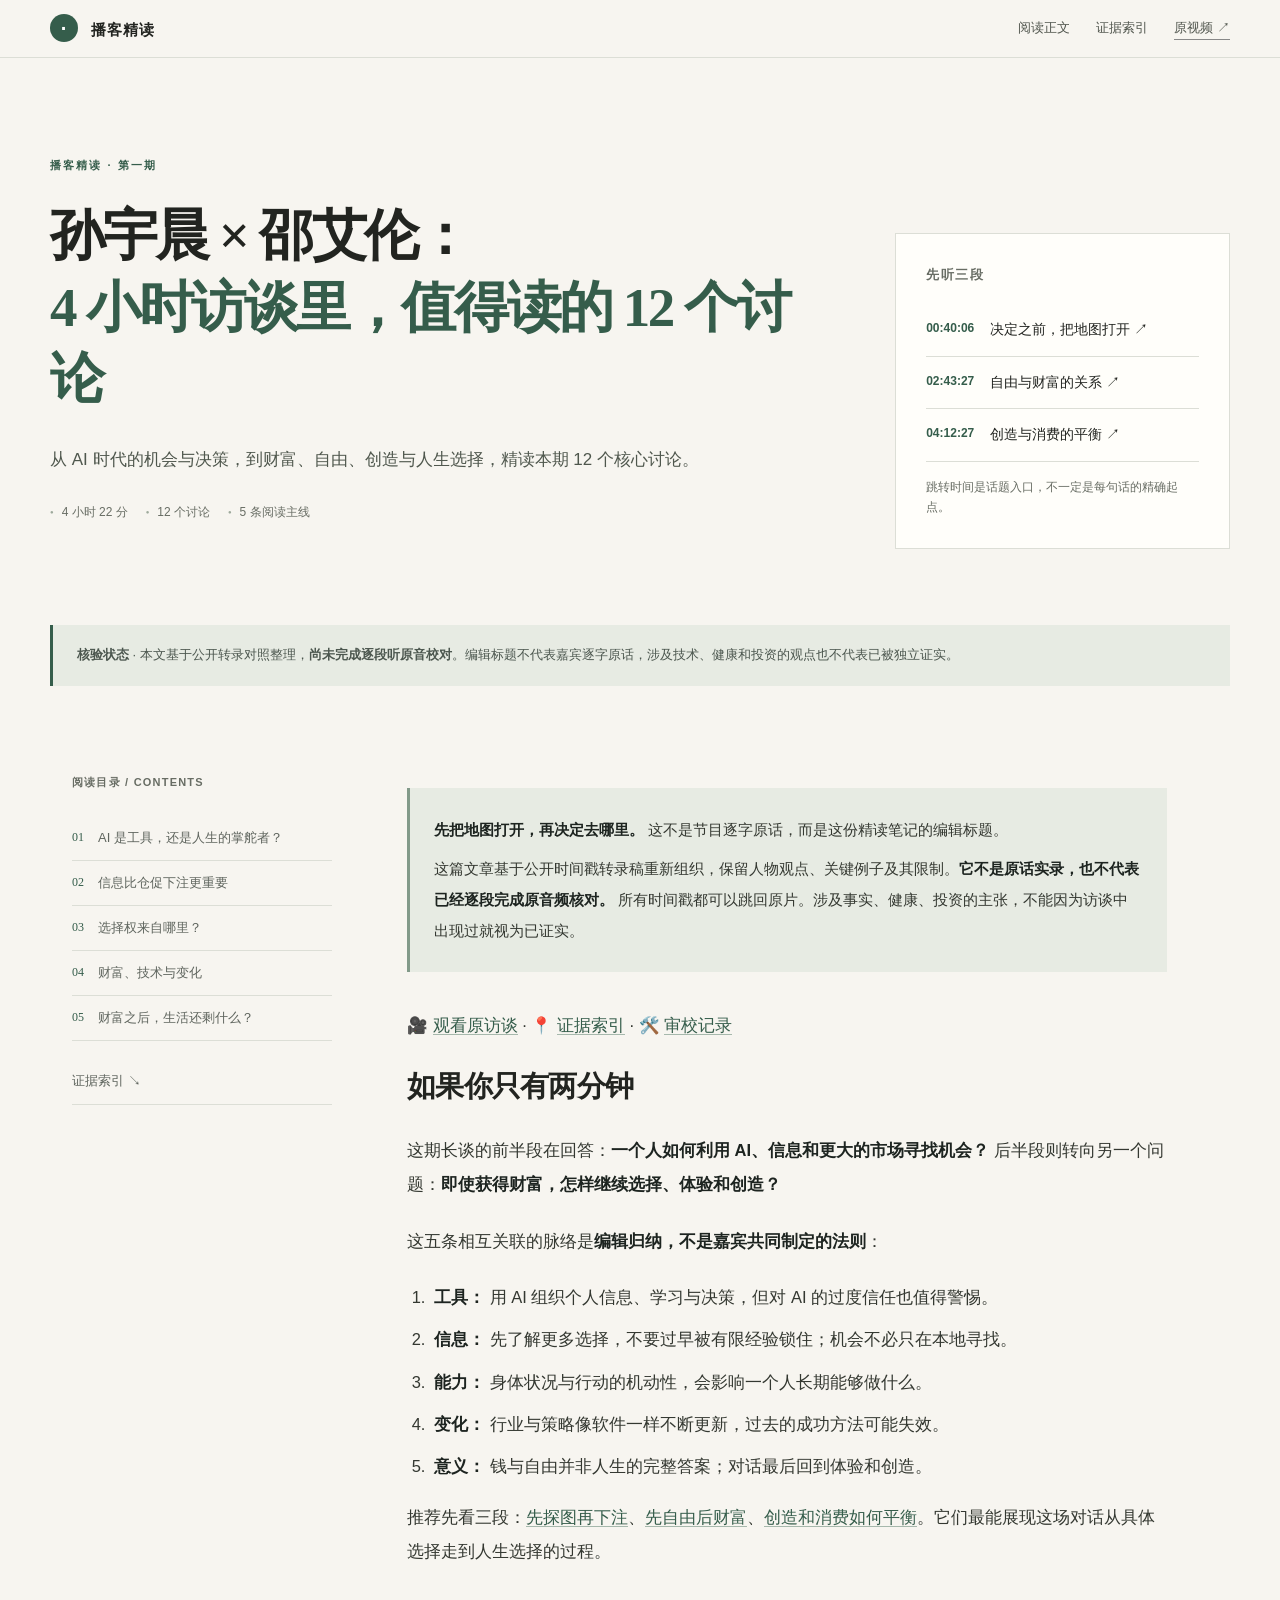
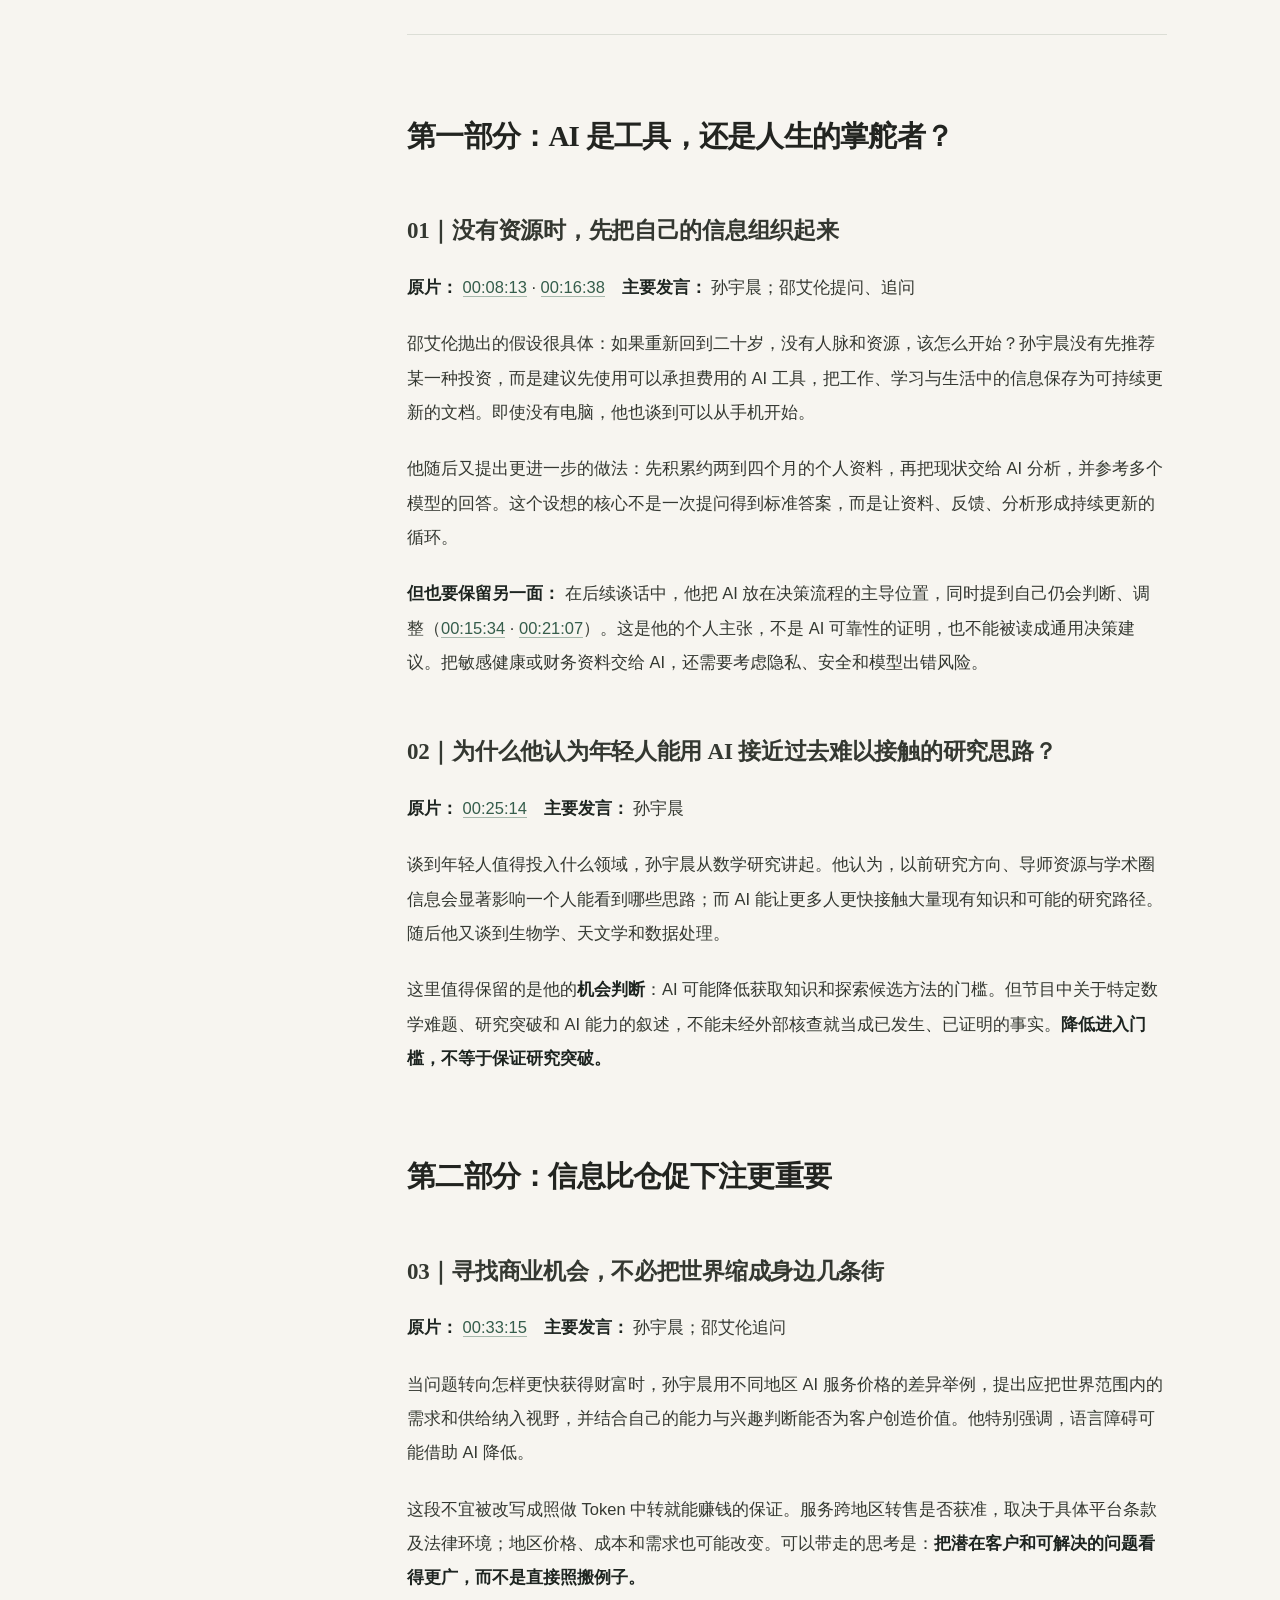
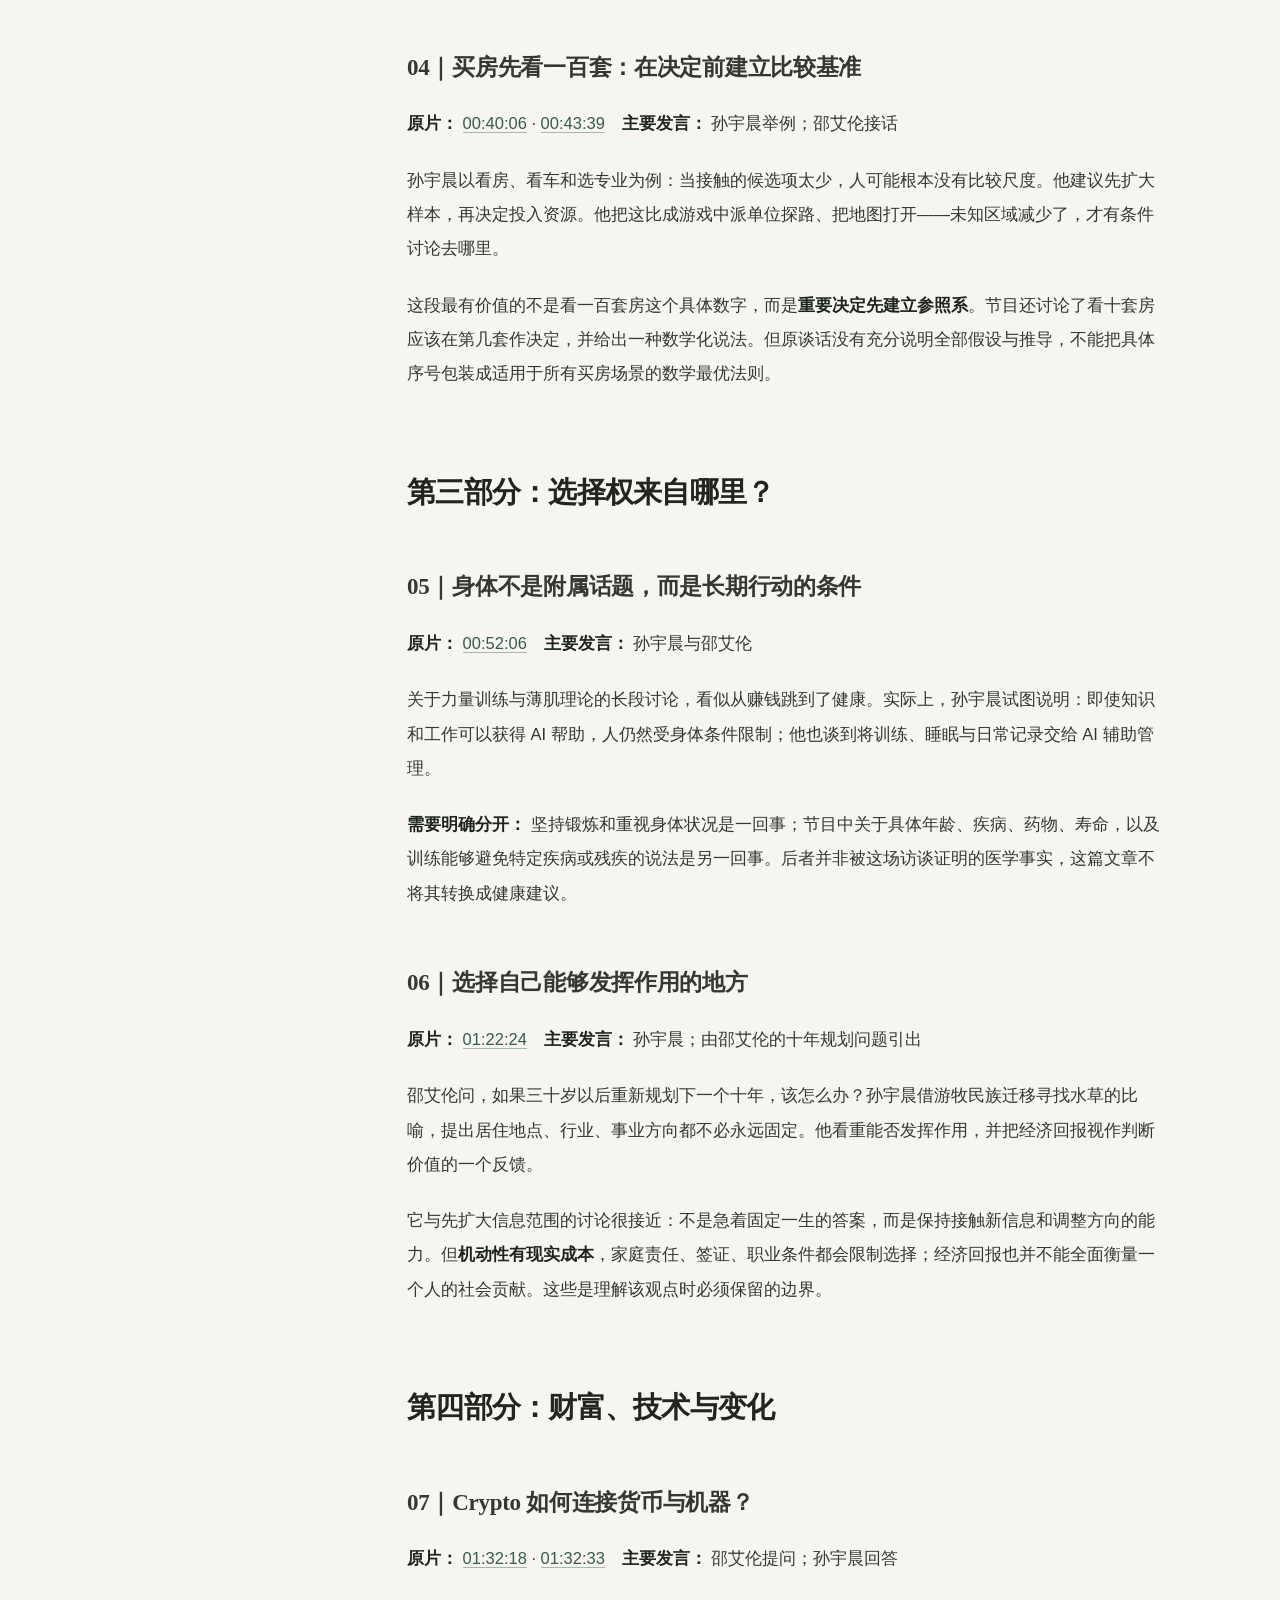
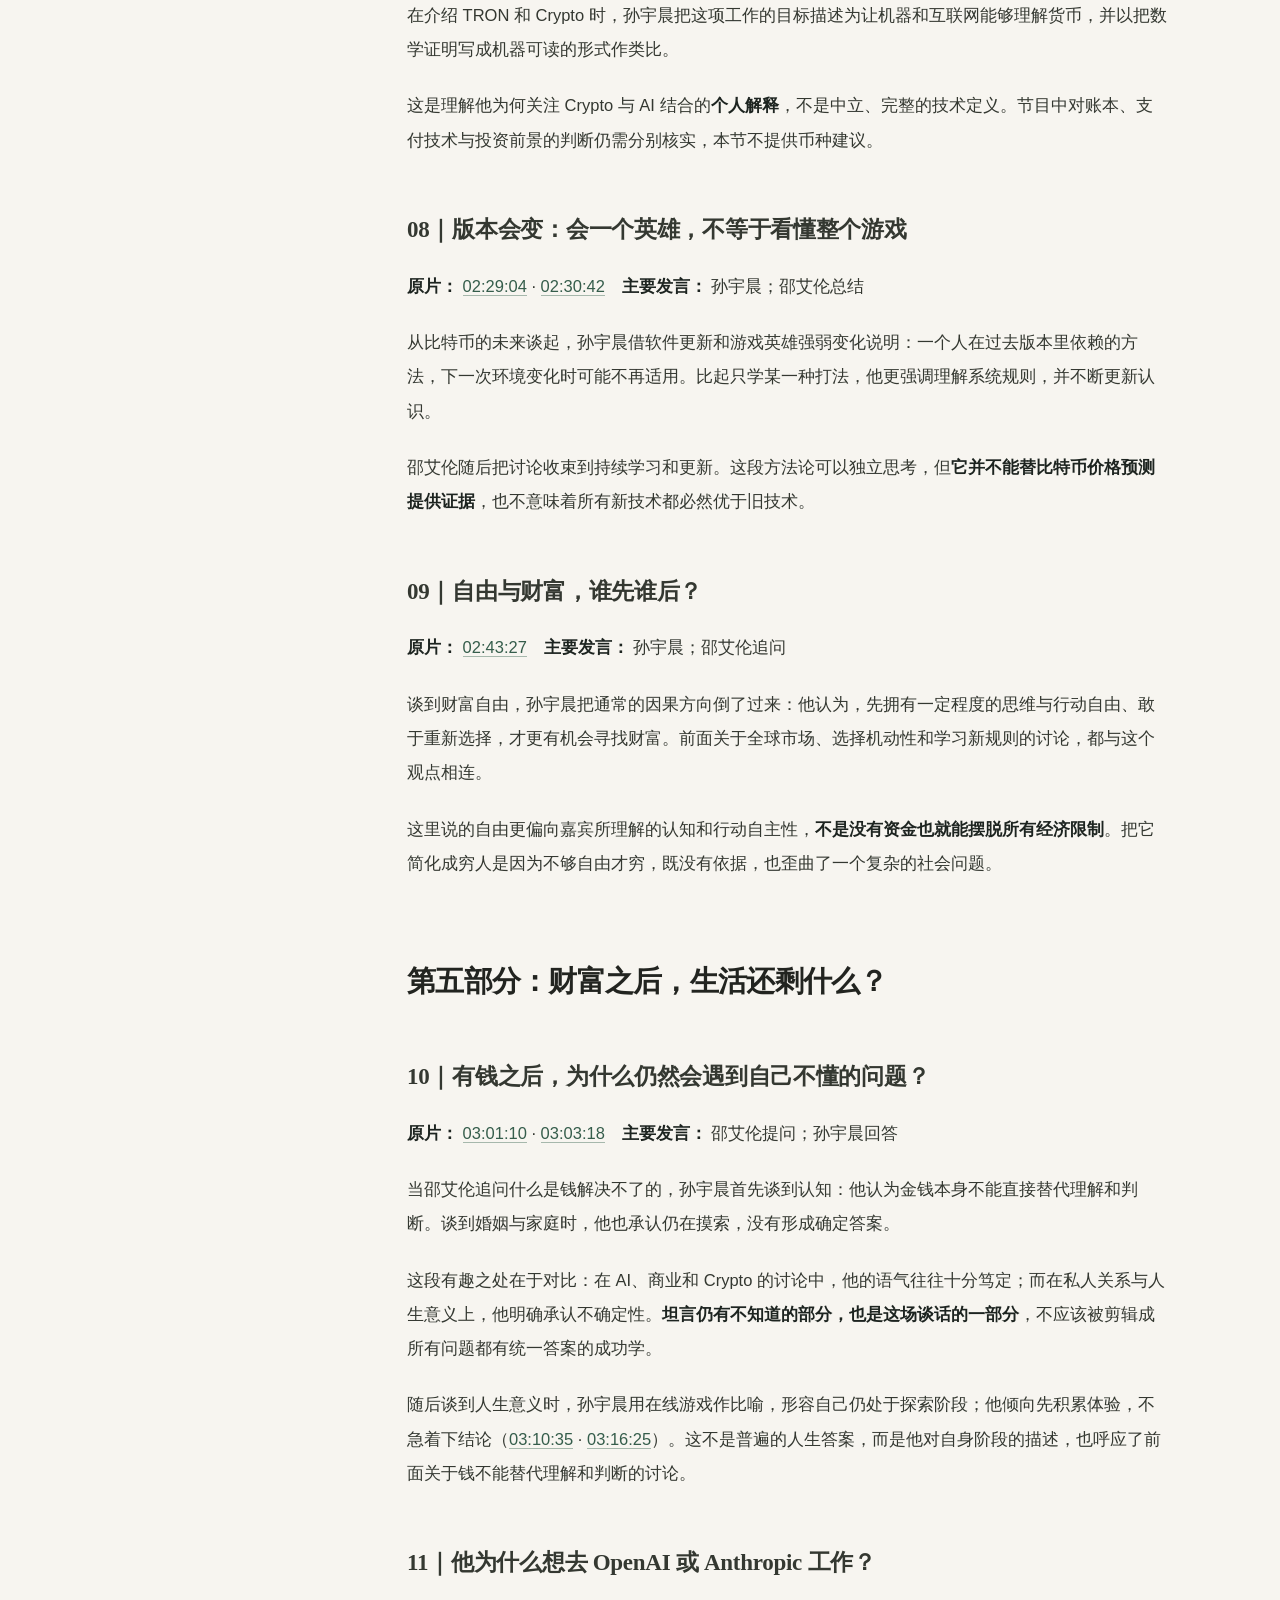
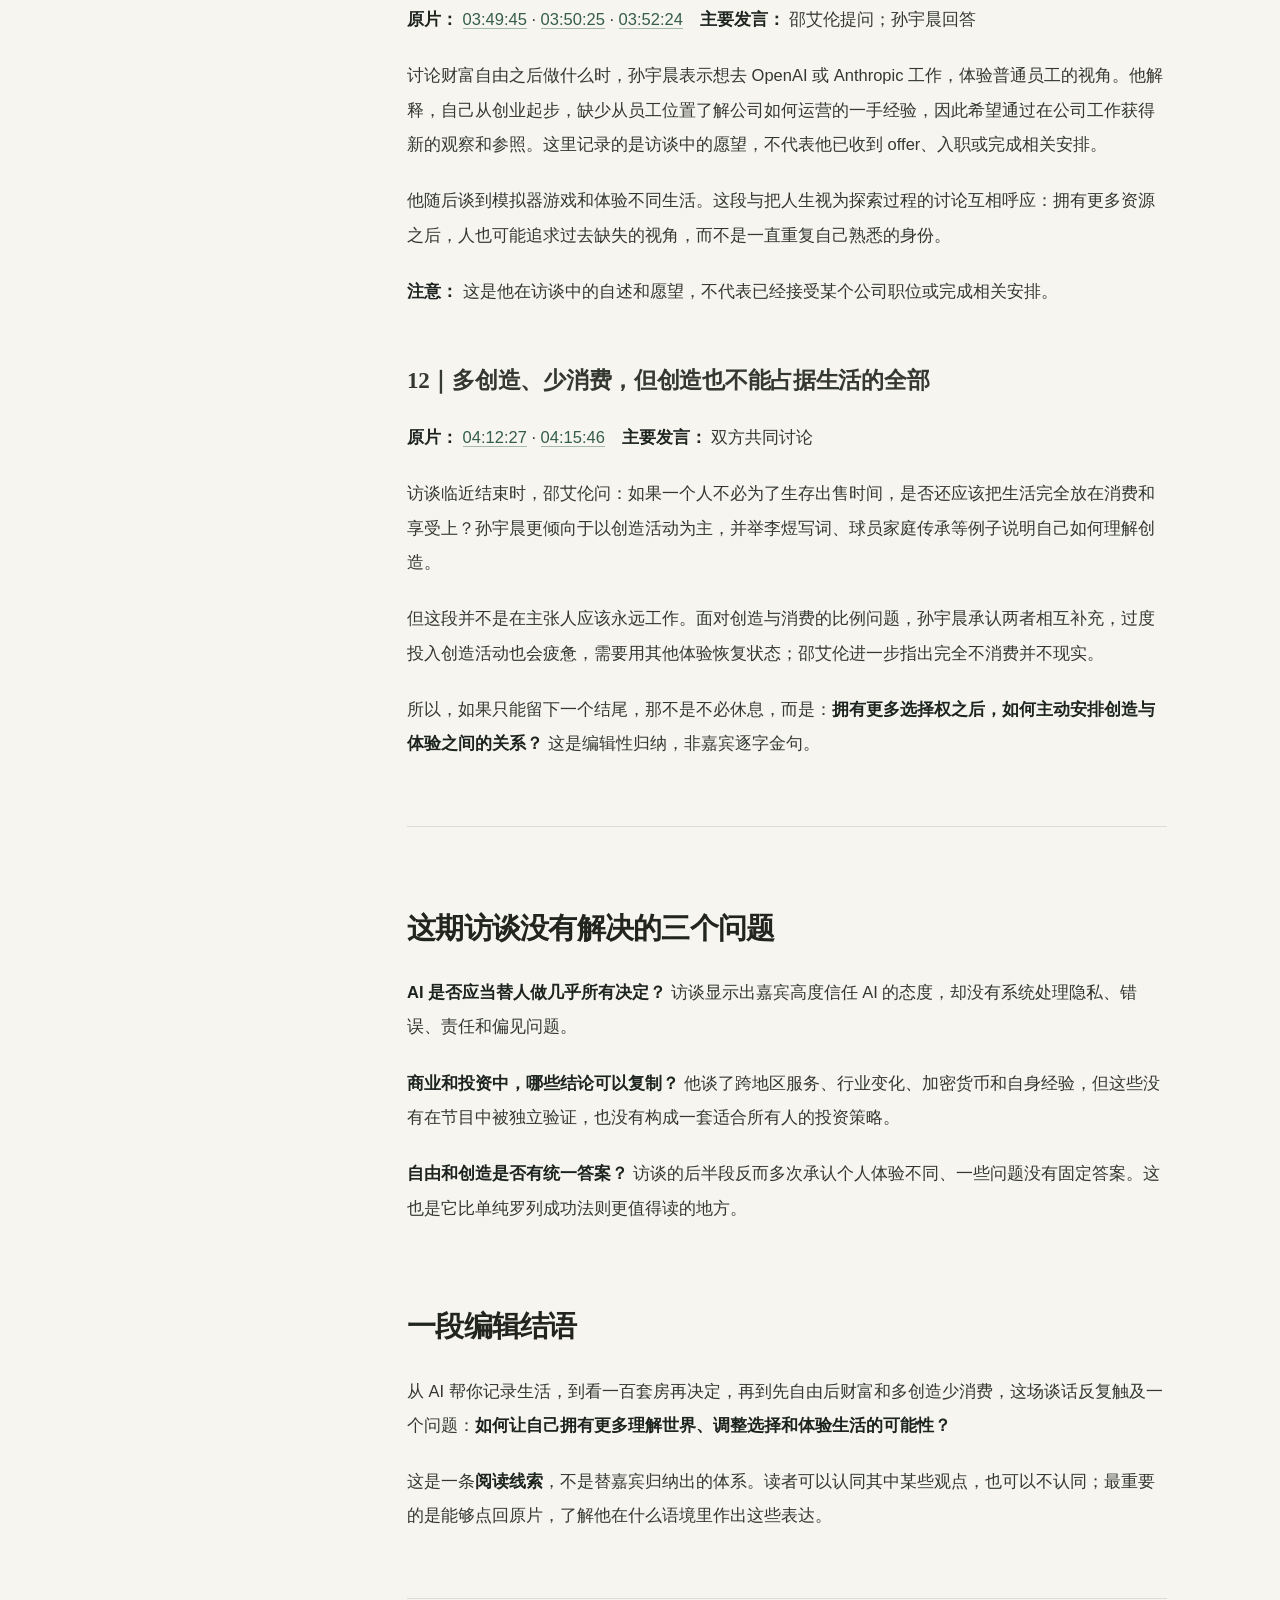
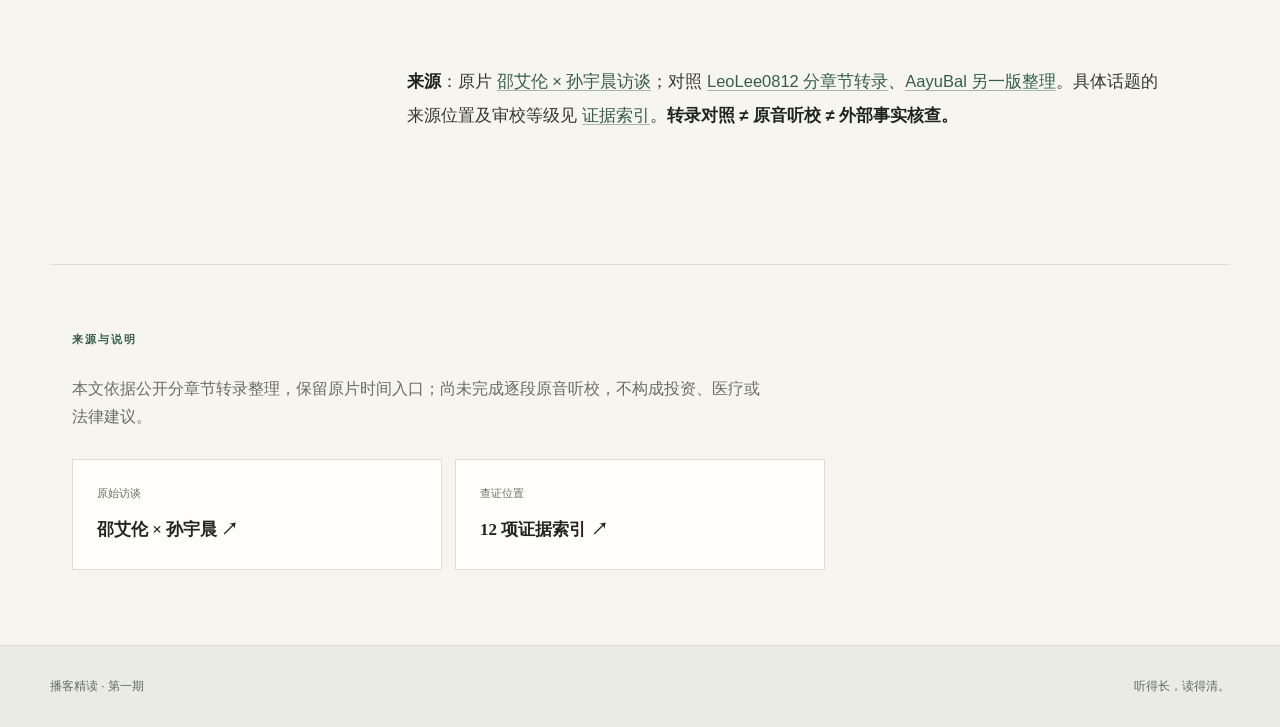
<file: index.html>
<!doctype html>
<html lang="zh-CN">
<head>
  <meta charset="utf-8">
  <meta name="viewport" content="width=device-width, initial-scale=1">
  <meta name="theme-color" content="#f7f5f0">
  <meta name="description" content="孙宇晨、邵艾伦访谈精读：围绕 AI、财富自由、商业机会与人生选择，精选12个核心讨论并保留原片时间戳。">
  <meta name="keywords" content="孙宇晨,邵艾伦,访谈精读,财富自由,AI,人生选择">
  <meta property="og:title" content="孙宇晨、邵艾伦访谈精读｜AI、财富自由与人生选择">
  <meta property="og:description" content="4小时22分钟访谈精读，精选12个核心讨论，保留真实案例和原片时间戳。">
  <meta property="og:type" content="article">
  <meta property="og:locale" content="zh_CN">
  <meta name="twitter:card" content="summary">
  <meta name="twitter:title" content="孙宇晨、邵艾伦访谈精读｜AI、财富自由与人生选择">
  <meta name="twitter:description" content="4小时22分钟访谈精读，精选12个核心讨论，保留真实案例和原片时间戳。">
  <title>播客精读｜中文长访谈精读</title>
  <link rel="stylesheet" href="./assets/style.css">
</head>
<body>
<!-- source-sha256:96d1d1dd2db3737f95384a8491b7e5541b2562428952201699f4b626add5a079 -->
<a class="skip" href="#reading">跳转到正文</a>
<header class="topbar">
  <div class="topbar-inner">
    <a class="brand" href="#top" aria-label="播客精读首页"><span class="brandmark">·</span> 播客精读</a>
    <nav class="topnav" aria-label="页面导航">
      <a href="#reading">阅读正文</a>
      <a href="./evidence.html">证据索引</a>
      <a class="toplink" href="https://www.youtube.com/watch?v=0Z-vhBvBmUY" target="_blank" rel="noopener noreferrer">原视频 ↗</a>
    </nav>
  </div>
</header>
<main id="top">
  <section class="hero">
    <div class="hero-text">
      <p class="eyebrow">播客精读 · 第一期</p>
      <h1>孙宇晨 × 邵艾伦：<br><em>4 小时访谈里，值得读的 12 个讨论</em></h1>
      <p class="intro">从 AI 时代的机会与决策，到财富、自由、创造与人生选择，精读本期 12 个核心讨论。</p>
      <div class="meta"><span>4 小时 22 分</span><span>12 个讨论</span><span>5 条阅读主线</span></div>
    </div>
    <aside class="hero-note" aria-label="本期阅读重点">
      <p class="note-kicker">先听三段</p>
      <a href="https://www.youtube.com/watch?v=0Z-vhBvBmUY&t=2406s" target="_blank" rel="noopener noreferrer"><time>00:40:06</time><span>决定之前，把地图打开 ↗</span></a>
      <a href="https://www.youtube.com/watch?v=0Z-vhBvBmUY&t=9807s" target="_blank" rel="noopener noreferrer"><time>02:43:27</time><span>自由与财富的关系 ↗</span></a>
      <a href="https://www.youtube.com/watch?v=0Z-vhBvBmUY&t=15147s" target="_blank" rel="noopener noreferrer"><time>04:12:27</time><span>创造与消费的平衡 ↗</span></a>
      <div class="note-foot">跳转时间是话题入口，不一定是每句话的精确起点。</div>
    </aside>
  </section>
  <div class="disclosure" role="note"><strong>核验状态</strong> · 本文基于公开转录对照整理，<strong>尚未完成逐段听原音校对</strong>。编辑标题不代表嘉宾逐字原话，涉及技术、健康和投资的观点也不代表已被独立证实。</div>
  <div class="reading-layout" id="reading">
    <aside class="sidebar">
      <div class="sticky">
        <p class="sidebar-title">阅读目录 / CONTENTS</p>
        <nav class="chapter-nav" aria-label="章节目录" tabindex="0">
          <a href="#part-2"><span>01</span>AI 是工具，还是人生的掌舵者？</a>
<a href="#part-3"><span>02</span>信息比仓促下注更重要</a>
<a href="#part-4"><span>03</span>选择权来自哪里？</a>
<a href="#part-5"><span>04</span>财富、技术与变化</a>
<a href="#part-6"><span>05</span>财富之后，生活还剩什么？</a>
        </nav>
        <div class="sidebar-extra"><a href="./evidence.html">证据索引 ↘</a></div>
      </div>
    </aside>
    <article class="prose" aria-label="播客精读正文">
      <blockquote>
<p><strong>先把地图打开，再决定去哪里。</strong> 这不是节目逐字原话，而是这份精读笔记的编辑标题。</p>
<p>这篇文章基于公开时间戳转录稿重新组织，保留人物观点、关键例子及其限制。<strong>它不是原话实录，也不代表已经逐段完成原音频核对。</strong> 所有时间戳都可以跳回原片。涉及事实、健康、投资的主张，不能因为访谈中出现过就视为已证实。</p>
</blockquote>
<p>🎥 <a href="https://www.youtube.com/watch?v=0Z-vhBvBmUY">观看原访谈</a> · 📍 <a href="./evidence.html">证据索引</a> · 🛠️ <a href="./review.html">审校记录</a></p>
<h2 id="part-1">如果你只有两分钟</h2>
<p>这期长谈的前半段在回答：<strong>一个人如何利用 AI、信息和更大的市场寻找机会？</strong> 后半段则转向另一个问题：<strong>即使获得财富，怎样继续选择、体验和创造？</strong></p>
<p>这五条相互关联的脉络是<strong>编辑归纳，不是嘉宾共同制定的法则</strong>：</p>
<ol>
<li><strong>工具：</strong> 用 AI 组织个人信息、学习与决策，但对 AI 的过度信任也值得警惕。</li>
<li><strong>信息：</strong> 先了解更多选择，不要过早被有限经验锁住；机会不必只在本地寻找。</li>
<li><strong>能力：</strong> 身体状况与行动的机动性，会影响一个人长期能够做什么。</li>
<li><strong>变化：</strong> 行业与策略像软件一样不断更新，过去的成功方法可能失效。</li>
<li><strong>意义：</strong> 钱与自由并非人生的完整答案；对话最后回到体验和创造。</li>
</ol>
<p>推荐先看三段：<a href="https://www.youtube.com/watch?v=0Z-vhBvBmUY&amp;t=2406s">先探图再下注</a>、<a href="https://www.youtube.com/watch?v=0Z-vhBvBmUY&amp;t=9807s">先自由后财富</a>、<a href="https://www.youtube.com/watch?v=0Z-vhBvBmUY&amp;t=15147s">创造和消费如何平衡</a>。它们最能展现这场对话从具体选择走到人生选择的过程。</p>
<hr />
<h2 id="part-2">第一部分：AI 是工具，还是人生的掌舵者？</h2>
<h3 id="topic-01">01｜没有资源时，先把自己的信息组织起来</h3>
<p><strong>原片：</strong> <a href="https://www.youtube.com/watch?v=0Z-vhBvBmUY&amp;t=493s">00:08:13</a> · <a href="https://www.youtube.com/watch?v=0Z-vhBvBmUY&amp;t=998s">00:16:38</a>　<strong>主要发言：</strong> 孙宇晨；邵艾伦提问、追问</p>
<p>邵艾伦抛出的假设很具体：如果重新回到二十岁，没有人脉和资源，该怎么开始？孙宇晨没有先推荐某一种投资，而是建议先使用可以承担费用的 AI 工具，把工作、学习与生活中的信息保存为可持续更新的文档。即使没有电脑，他也谈到可以从手机开始。</p>
<p>他随后又提出更进一步的做法：先积累约两到四个月的个人资料，再把现状交给 AI 分析，并参考多个模型的回答。这个设想的核心不是一次提问得到标准答案，而是让资料、反馈、分析形成持续更新的循环。</p>
<p><strong>但也要保留另一面：</strong> 在后续谈话中，他把 AI 放在决策流程的主导位置，同时提到自己仍会判断、调整（<a href="https://www.youtube.com/watch?v=0Z-vhBvBmUY&amp;t=934s">00:15:34</a> · <a href="https://www.youtube.com/watch?v=0Z-vhBvBmUY&amp;t=1267s">00:21:07</a>）。这是他的个人主张，不是 AI 可靠性的证明，也不能被读成通用决策建议。把敏感健康或财务资料交给 AI，还需要考虑隐私、安全和模型出错风险。</p>
<h3 id="topic-02">02｜为什么他认为年轻人能用 AI 接近过去难以接触的研究思路？</h3>
<p><strong>原片：</strong> <a href="https://www.youtube.com/watch?v=0Z-vhBvBmUY&amp;t=1514s">00:25:14</a>　<strong>主要发言：</strong> 孙宇晨</p>
<p>谈到年轻人值得投入什么领域，孙宇晨从数学研究讲起。他认为，以前研究方向、导师资源与学术圈信息会显著影响一个人能看到哪些思路；而 AI 能让更多人更快接触大量现有知识和可能的研究路径。随后他又谈到生物学、天文学和数据处理。</p>
<p>这里值得保留的是他的<strong>机会判断</strong>：AI 可能降低获取知识和探索候选方法的门槛。但节目中关于特定数学难题、研究突破和 AI 能力的叙述，不能未经外部核查就当成已发生、已证明的事实。<strong>降低进入门槛，不等于保证研究突破。</strong></p>
<h2 id="part-3">第二部分：信息比仓促下注更重要</h2>
<h3 id="topic-03">03｜寻找商业机会，不必把世界缩成身边几条街</h3>
<p><strong>原片：</strong> <a href="https://www.youtube.com/watch?v=0Z-vhBvBmUY&amp;t=1995s">00:33:15</a>　<strong>主要发言：</strong> 孙宇晨；邵艾伦追问</p>
<p>当问题转向怎样更快获得财富时，孙宇晨用不同地区 AI 服务价格的差异举例，提出应把世界范围内的需求和供给纳入视野，并结合自己的能力与兴趣判断能否为客户创造价值。他特别强调，语言障碍可能借助 AI 降低。</p>
<p>这段不宜被改写成照做 Token 中转就能赚钱的保证。服务跨地区转售是否获准，取决于具体平台条款及法律环境；地区价格、成本和需求也可能改变。可以带走的思考是：<strong>把潜在客户和可解决的问题看得更广，而不是直接照搬例子。</strong></p>
<h3 id="topic-04">04｜买房先看一百套：在决定前建立比较基准</h3>
<p><strong>原片：</strong> <a href="https://www.youtube.com/watch?v=0Z-vhBvBmUY&amp;t=2406s">00:40:06</a> · <a href="https://www.youtube.com/watch?v=0Z-vhBvBmUY&amp;t=2619s">00:43:39</a>　<strong>主要发言：</strong> 孙宇晨举例；邵艾伦接话</p>
<p>孙宇晨以看房、看车和选专业为例：当接触的候选项太少，人可能根本没有比较尺度。他建议先扩大样本，再决定投入资源。他把这比成游戏中派单位探路、把地图打开——未知区域减少了，才有条件讨论去哪里。</p>
<p>这段最有价值的不是看一百套房这个具体数字，而是<strong>重要决定先建立参照系</strong>。节目还讨论了看十套房应该在第几套作决定，并给出一种数学化说法。但原谈话没有充分说明全部假设与推导，不能把具体序号包装成适用于所有买房场景的数学最优法则。</p>
<h2 id="part-4">第三部分：选择权来自哪里？</h2>
<h3 id="topic-05">05｜身体不是附属话题，而是长期行动的条件</h3>
<p><strong>原片：</strong> <a href="https://www.youtube.com/watch?v=0Z-vhBvBmUY&amp;t=3126s">00:52:06</a>　<strong>主要发言：</strong> 孙宇晨与邵艾伦</p>
<p>关于力量训练与薄肌理论的长段讨论，看似从赚钱跳到了健康。实际上，孙宇晨试图说明：即使知识和工作可以获得 AI 帮助，人仍然受身体条件限制；他也谈到将训练、睡眠与日常记录交给 AI 辅助管理。</p>
<p><strong>需要明确分开：</strong> 坚持锻炼和重视身体状况是一回事；节目中关于具体年龄、疾病、药物、寿命，以及训练能够避免特定疾病或残疾的说法是另一回事。后者并非被这场访谈证明的医学事实，这篇文章不将其转换成健康建议。</p>
<h3 id="topic-06">06｜选择自己能够发挥作用的地方</h3>
<p><strong>原片：</strong> <a href="https://www.youtube.com/watch?v=0Z-vhBvBmUY&amp;t=4944s">01:22:24</a>　<strong>主要发言：</strong> 孙宇晨；由邵艾伦的十年规划问题引出</p>
<p>邵艾伦问，如果三十岁以后重新规划下一个十年，该怎么办？孙宇晨借游牧民族迁移寻找水草的比喻，提出居住地点、行业、事业方向都不必永远固定。他看重能否发挥作用，并把经济回报视作判断价值的一个反馈。</p>
<p>它与先扩大信息范围的讨论很接近：不是急着固定一生的答案，而是保持接触新信息和调整方向的能力。但<strong>机动性有现实成本</strong>，家庭责任、签证、职业条件都会限制选择；经济回报也并不能全面衡量一个人的社会贡献。这些是理解该观点时必须保留的边界。</p>
<h2 id="part-5">第四部分：财富、技术与变化</h2>
<h3 id="topic-07">07｜Crypto 如何连接货币与机器？</h3>
<p><strong>原片：</strong> <a href="https://www.youtube.com/watch?v=0Z-vhBvBmUY&amp;t=5538s">01:32:18</a> · <a href="https://www.youtube.com/watch?v=0Z-vhBvBmUY&amp;t=5553s">01:32:33</a>　<strong>主要发言：</strong> 邵艾伦提问；孙宇晨回答</p>
<p>在介绍 TRON 和 Crypto 时，孙宇晨把这项工作的目标描述为让机器和互联网能够理解货币，并以把数学证明写成机器可读的形式作类比。</p>
<p>这是理解他为何关注 Crypto 与 AI 结合的<strong>个人解释</strong>，不是中立、完整的技术定义。节目中对账本、支付技术与投资前景的判断仍需分别核实，本节不提供币种建议。</p>
<h3 id="topic-08">08｜版本会变：会一个英雄，不等于看懂整个游戏</h3>
<p><strong>原片：</strong> <a href="https://www.youtube.com/watch?v=0Z-vhBvBmUY&amp;t=8944s">02:29:04</a> · <a href="https://www.youtube.com/watch?v=0Z-vhBvBmUY&amp;t=9042s">02:30:42</a>　<strong>主要发言：</strong> 孙宇晨；邵艾伦总结</p>
<p>从比特币的未来谈起，孙宇晨借软件更新和游戏英雄强弱变化说明：一个人在过去版本里依赖的方法，下一次环境变化时可能不再适用。比起只学某一种打法，他更强调理解系统规则，并不断更新认识。</p>
<p>邵艾伦随后把讨论收束到持续学习和更新。这段方法论可以独立思考，但<strong>它并不能替比特币价格预测提供证据</strong>，也不意味着所有新技术都必然优于旧技术。</p>
<h3 id="topic-09">09｜自由与财富，谁先谁后？</h3>
<p><strong>原片：</strong> <a href="https://www.youtube.com/watch?v=0Z-vhBvBmUY&amp;t=9807s">02:43:27</a>　<strong>主要发言：</strong> 孙宇晨；邵艾伦追问</p>
<p>谈到财富自由，孙宇晨把通常的因果方向倒了过来：他认为，先拥有一定程度的思维与行动自由、敢于重新选择，才更有机会寻找财富。前面关于全球市场、选择机动性和学习新规则的讨论，都与这个观点相连。</p>
<p>这里说的自由更偏向嘉宾所理解的认知和行动自主性，<strong>不是没有资金也就能摆脱所有经济限制</strong>。把它简化成穷人是因为不够自由才穷，既没有依据，也歪曲了一个复杂的社会问题。</p>
<h2 id="part-6">第五部分：财富之后，生活还剩什么？</h2>
<h3 id="topic-10">10｜有钱之后，为什么仍然会遇到自己不懂的问题？</h3>
<p><strong>原片：</strong> <a href="https://www.youtube.com/watch?v=0Z-vhBvBmUY&amp;t=10870s">03:01:10</a> · <a href="https://www.youtube.com/watch?v=0Z-vhBvBmUY&amp;t=10998s">03:03:18</a>　<strong>主要发言：</strong> 邵艾伦提问；孙宇晨回答</p>
<p>当邵艾伦追问什么是钱解决不了的，孙宇晨首先谈到认知：他认为金钱本身不能直接替代理解和判断。谈到婚姻与家庭时，他也承认仍在摸索，没有形成确定答案。</p>
<p>这段有趣之处在于对比：在 AI、商业和 Crypto 的讨论中，他的语气往往十分笃定；而在私人关系与人生意义上，他明确承认不确定性。<strong>坦言仍有不知道的部分，也是这场谈话的一部分</strong>，不应该被剪辑成所有问题都有统一答案的成功学。</p>
<p>随后谈到人生意义时，孙宇晨用在线游戏作比喻，形容自己仍处于探索阶段；他倾向先积累体验，不急着下结论（<a href="https://www.youtube.com/watch?v=0Z-vhBvBmUY&amp;t=11435s">03:10:35</a> · <a href="https://www.youtube.com/watch?v=0Z-vhBvBmUY&amp;t=11785s">03:16:25</a>）。这不是普遍的人生答案，而是他对自身阶段的描述，也呼应了前面关于钱不能替代理解和判断的讨论。</p>
<h3 id="topic-11">11｜他为什么想去 OpenAI 或 Anthropic 工作？</h3>
<p><strong>原片：</strong> <a href="https://www.youtube.com/watch?v=0Z-vhBvBmUY&amp;t=13785s">03:49:45</a> · <a href="https://www.youtube.com/watch?v=0Z-vhBvBmUY&amp;t=13825s">03:50:25</a> · <a href="https://www.youtube.com/watch?v=0Z-vhBvBmUY&amp;t=13944s">03:52:24</a>　<strong>主要发言：</strong> 邵艾伦提问；孙宇晨回答</p>
<p>讨论财富自由之后做什么时，孙宇晨表示想去 OpenAI 或 Anthropic 工作，体验普通员工的视角。他解释，自己从创业起步，缺少从员工位置了解公司如何运营的一手经验，因此希望通过在公司工作获得新的观察和参照。这里记录的是访谈中的愿望，不代表他已收到 offer、入职或完成相关安排。</p>
<p>他随后谈到模拟器游戏和体验不同生活。这段与把人生视为探索过程的讨论互相呼应：拥有更多资源之后，人也可能追求过去缺失的视角，而不是一直重复自己熟悉的身份。</p>
<p><strong>注意：</strong> 这是他在访谈中的自述和愿望，不代表已经接受某个公司职位或完成相关安排。</p>
<h3 id="topic-12">12｜多创造、少消费，但创造也不能占据生活的全部</h3>
<p><strong>原片：</strong> <a href="https://www.youtube.com/watch?v=0Z-vhBvBmUY&amp;t=15147s">04:12:27</a> · <a href="https://www.youtube.com/watch?v=0Z-vhBvBmUY&amp;t=15346s">04:15:46</a>　<strong>主要发言：</strong> 双方共同讨论</p>
<p>访谈临近结束时，邵艾伦问：如果一个人不必为了生存出售时间，是否还应该把生活完全放在消费和享受上？孙宇晨更倾向于以创造活动为主，并举李煜写词、球员家庭传承等例子说明自己如何理解创造。</p>
<p>但这段并不是在主张人应该永远工作。面对创造与消费的比例问题，孙宇晨承认两者相互补充，过度投入创造活动也会疲惫，需要用其他体验恢复状态；邵艾伦进一步指出完全不消费并不现实。</p>
<p>所以，如果只能留下一个结尾，那不是不必休息，而是：<strong>拥有更多选择权之后，如何主动安排创造与体验之间的关系？</strong> 这是编辑性归纳，非嘉宾逐字金句。</p>
<hr />
<h2 id="part-7">这期访谈没有解决的三个问题</h2>
<p><strong>AI 是否应当替人做几乎所有决定？</strong> 访谈显示出嘉宾高度信任 AI 的态度，却没有系统处理隐私、错误、责任和偏见问题。</p>
<p><strong>商业和投资中，哪些结论可以复制？</strong> 他谈了跨地区服务、行业变化、加密货币和自身经验，但这些没有在节目中被独立验证，也没有构成一套适合所有人的投资策略。</p>
<p><strong>自由和创造是否有统一答案？</strong> 访谈的后半段反而多次承认个人体验不同、一些问题没有固定答案。这也是它比单纯罗列成功法则更值得读的地方。</p>
<h2 id="part-8">一段编辑结语</h2>
<p>从 AI 帮你记录生活，到看一百套房再决定，再到先自由后财富和多创造少消费，这场谈话反复触及一个问题：<strong>如何让自己拥有更多理解世界、调整选择和体验生活的可能性？</strong></p>
<p>这是一条<strong>阅读线索</strong>，不是替嘉宾归纳出的体系。读者可以认同其中某些观点，也可以不认同；最重要的是能够点回原片，了解他在什么语境里作出这些表达。</p>
<hr />
<p><strong>来源</strong>：原片 <a href="https://www.youtube.com/watch?v=0Z-vhBvBmUY">邵艾伦 × 孙宇晨访谈</a>；对照 <a href="https://github.com/LeoLee0812/sunyuchen-alan-interview">LeoLee0812 分章节转录</a>、<a href="https://github.com/AayuBal/shaoailun-sunyuchen-podcast">AayuBal 另一版整理</a>。具体话题的来源位置及审校等级见 <a href="./evidence.html">证据索引</a>。<strong>转录对照 ≠ 原音听校 ≠ 外部事实核查。</strong></p>

    </article>
  </div>
  <section id="sources" class="sources">
    <p class="eyebrow">来源与说明</p>
    <p>本文依据公开分章节转录整理，保留原片时间入口；尚未完成逐段原音听校，不构成投资、医疗或法律建议。</p>
    <div class="source-grid">
      <a href="https://www.youtube.com/watch?v=0Z-vhBvBmUY" target="_blank" rel="noopener noreferrer"><span>原始访谈</span><strong>邵艾伦 × 孙宇晨 ↗</strong></a>
      <a href="./evidence.html"><span>查证位置</span><strong>12 项证据索引 ↗</strong></a>
    </div>
  </section>
</main>
<footer><span>播客精读 · 第一期</span><span>听得长，读得清。</span></footer>
</body>
</html>
</file>
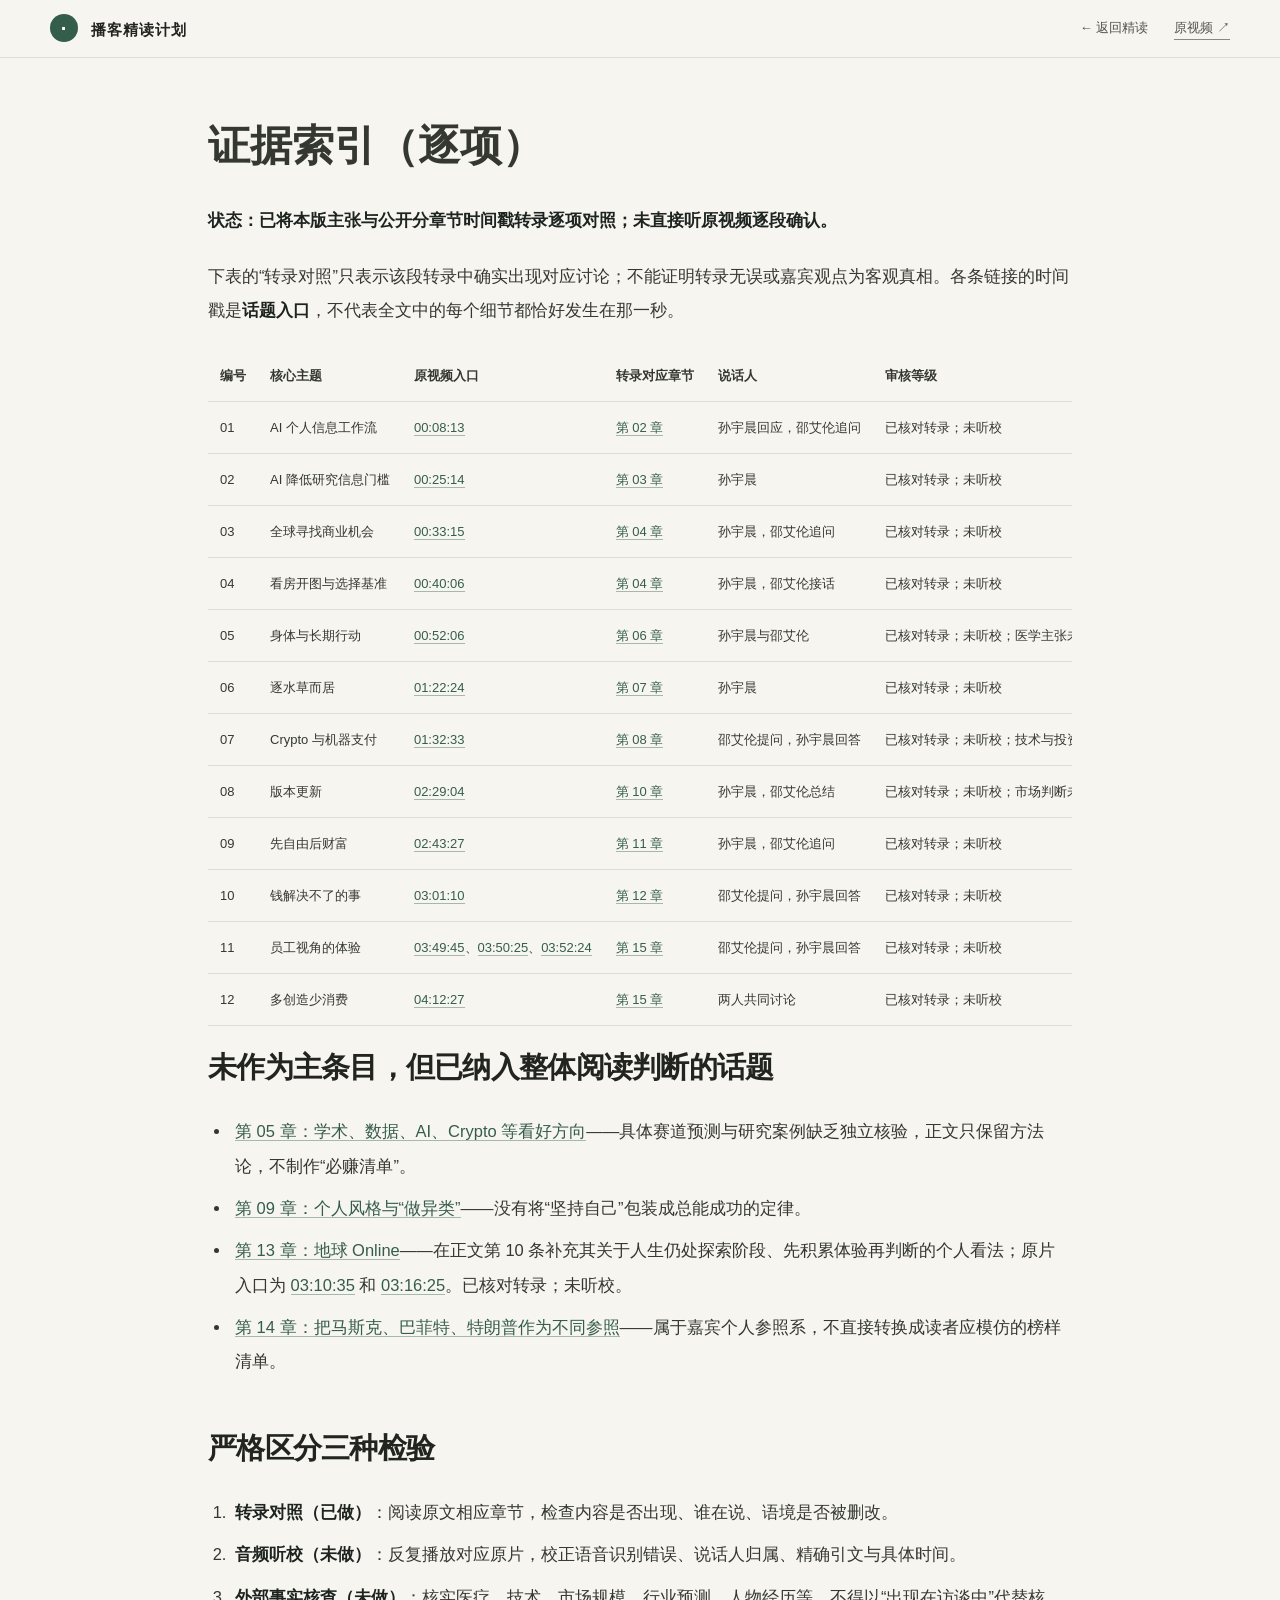
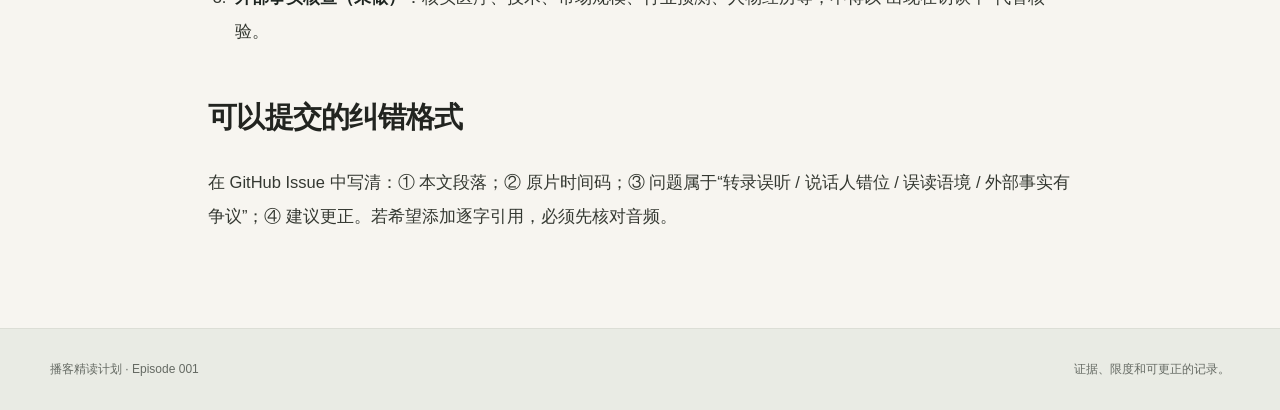
<file: evidence.html>
<!doctype html>
<html lang="zh-CN"><head><meta charset="utf-8"><meta name="viewport" content="width=device-width,initial-scale=1"><title>证据索引 · 播客精读计划</title><link rel="stylesheet" href="./assets/style.css"></head>
<body><!-- source-sha256:9570fe7e0292fb1914b9d026587b5a94798e7e093aaa264182e45899877f7572 --><header class="topbar"><div class="topbar-inner"><a class="brand" href="./index.html"><span class="brandmark">·</span> 播客精读计划</a><nav class="topnav"><a href="./index.html">← 返回精读</a><a class="toplink" href="https://www.youtube.com/watch?v=0Z-vhBvBmUY" target="_blank" rel="noopener noreferrer">原视频 ↗</a></nav></div></header>
<main class="appendix prose"><h1>证据索引（逐项）</h1>
<p><strong>状态：已将本版主张与公开分章节时间戳转录逐项对照；未直接听原视频逐段确认。</strong></p>
<p>下表的“转录对照”只表示该段转录中确实出现对应讨论；不能证明转录无误或嘉宾观点为客观真相。各条链接的时间戳是<strong>话题入口</strong>，不代表全文中的每个细节都恰好发生在那一秒。</p>
<div class="table-scroll" role="region" aria-label="可横向滚动的表格" tabindex="0"><table>
<thead>
<tr>
  <th>编号</th>
  <th>核心主题</th>
  <th>原视频入口</th>
  <th>转录对应章节</th>
  <th>说话人</th>
  <th>审核等级</th>
</tr>
</thead>
<tbody>
<tr>
  <td>01</td>
  <td>AI 个人信息工作流</td>
  <td><a href="https://www.youtube.com/watch?v=0Z-vhBvBmUY&amp;t=493s">00:08:13</a></td>
  <td><a href="https://github.com/LeoLee0812/sunyuchen-alan-interview/blob/main/chapters/02-%E9%87%8D%E5%9B%9E20%E5%B2%81%E6%80%8E%E4%B9%88%E5%BC%80%E5%A7%8B.md">第 02 章</a></td>
  <td>孙宇晨回应，邵艾伦追问</td>
  <td>已核对转录；未听校</td>
</tr>
<tr>
  <td>02</td>
  <td>AI 降低研究信息门槛</td>
  <td><a href="https://www.youtube.com/watch?v=0Z-vhBvBmUY&amp;t=1514s">00:25:14</a></td>
  <td><a href="https://github.com/LeoLee0812/sunyuchen-alan-interview/blob/main/chapters/03-AI%E4%B9%B1%E6%8B%B3%E6%89%93%E6%AD%BB%E8%80%81%E5%B8%88%E5%82%85.md">第 03 章</a></td>
  <td>孙宇晨</td>
  <td>已核对转录；未听校</td>
</tr>
<tr>
  <td>03</td>
  <td>全球寻找商业机会</td>
  <td><a href="https://www.youtube.com/watch?v=0Z-vhBvBmUY&amp;t=1995s">00:33:15</a></td>
  <td><a href="https://github.com/LeoLee0812/sunyuchen-alan-interview/blob/main/chapters/04-%E5%8E%BB%E8%B5%9A%E5%85%A8%E7%90%83%E7%9A%84%E9%92%B1.md">第 04 章</a></td>
  <td>孙宇晨，邵艾伦追问</td>
  <td>已核对转录；未听校</td>
</tr>
<tr>
  <td>04</td>
  <td>看房开图与选择基准</td>
  <td><a href="https://www.youtube.com/watch?v=0Z-vhBvBmUY&amp;t=2406s">00:40:06</a></td>
  <td><a href="https://github.com/LeoLee0812/sunyuchen-alan-interview/blob/main/chapters/04-%E5%8E%BB%E8%B5%9A%E5%85%A8%E7%90%83%E7%9A%84%E9%92%B1.md">第 04 章</a></td>
  <td>孙宇晨，邵艾伦接话</td>
  <td>已核对转录；未听校</td>
</tr>
<tr>
  <td>05</td>
  <td>身体与长期行动</td>
  <td><a href="https://www.youtube.com/watch?v=0Z-vhBvBmUY&amp;t=3126s">00:52:06</a></td>
  <td><a href="https://github.com/LeoLee0812/sunyuchen-alan-interview/blob/main/chapters/06-%E8%96%84%E8%82%8C%E5%BF%85%E7%BB%83.md">第 06 章</a></td>
  <td>孙宇晨与邵艾伦</td>
  <td>已核对转录；未听校；医学主张未验证</td>
</tr>
<tr>
  <td>06</td>
  <td>逐水草而居</td>
  <td><a href="https://www.youtube.com/watch?v=0Z-vhBvBmUY&amp;t=4944s">01:22:24</a></td>
  <td><a href="https://github.com/LeoLee0812/sunyuchen-alan-interview/blob/main/chapters/07-%E9%80%90%E6%B0%B4%E8%8D%89%E8%80%8C%E5%B1%85.md">第 07 章</a></td>
  <td>孙宇晨</td>
  <td>已核对转录；未听校</td>
</tr>
<tr>
  <td>07</td>
  <td>Crypto 与机器支付</td>
  <td><a href="https://www.youtube.com/watch?v=0Z-vhBvBmUY&amp;t=5553s">01:32:33</a></td>
  <td><a href="https://github.com/LeoLee0812/sunyuchen-alan-interview/blob/main/chapters/08-Crypto%E6%98%AF%E6%8A%8A%E8%B4%A7%E5%B8%81%E7%BF%BB%E8%AF%91%E7%BB%99%E6%9C%BA%E5%99%A8.md">第 08 章</a></td>
  <td>邵艾伦提问，孙宇晨回答</td>
  <td>已核对转录；未听校；技术与投资断言未核</td>
</tr>
<tr>
  <td>08</td>
  <td>版本更新</td>
  <td><a href="https://www.youtube.com/watch?v=0Z-vhBvBmUY&amp;t=8944s">02:29:04</a></td>
  <td><a href="https://github.com/LeoLee0812/sunyuchen-alan-interview/blob/main/chapters/10-%E7%89%88%E6%9C%AC%E6%9B%B4%E6%96%B0%E4%B8%8D%E7%AD%89%E4%BA%BA.md">第 10 章</a></td>
  <td>孙宇晨，邵艾伦总结</td>
  <td>已核对转录；未听校；市场判断未核</td>
</tr>
<tr>
  <td>09</td>
  <td>先自由后财富</td>
  <td><a href="https://www.youtube.com/watch?v=0Z-vhBvBmUY&amp;t=9807s">02:43:27</a></td>
  <td><a href="https://github.com/LeoLee0812/sunyuchen-alan-interview/blob/main/chapters/11-%E5%85%88%E8%87%AA%E7%94%B1%E5%90%8E%E8%B4%A2%E5%AF%8C.md">第 11 章</a></td>
  <td>孙宇晨，邵艾伦追问</td>
  <td>已核对转录；未听校</td>
</tr>
<tr>
  <td>10</td>
  <td>钱解决不了的事</td>
  <td><a href="https://www.youtube.com/watch?v=0Z-vhBvBmUY&amp;t=10870s">03:01:10</a></td>
  <td><a href="https://github.com/LeoLee0812/sunyuchen-alan-interview/blob/main/chapters/12-%E9%92%B1%E8%A7%A3%E5%86%B3%E4%B8%8D%E4%BA%86%E7%9A%84%E4%BA%8B.md">第 12 章</a></td>
  <td>邵艾伦提问，孙宇晨回答</td>
  <td>已核对转录；未听校</td>
</tr>
<tr>
  <td>11</td>
  <td>员工视角的体验</td>
  <td><a href="https://www.youtube.com/watch?v=0Z-vhBvBmUY&amp;t=13785s">03:49:45</a>、<a href="https://www.youtube.com/watch?v=0Z-vhBvBmUY&amp;t=13825s">03:50:25</a>、<a href="https://www.youtube.com/watch?v=0Z-vhBvBmUY&amp;t=13944s">03:52:24</a></td>
  <td><a href="https://github.com/LeoLee0812/sunyuchen-alan-interview/blob/main/chapters/15-%E5%A4%9A%E5%88%9B%E9%80%A0%E5%B0%91%E6%B6%88%E8%B4%B9.md">第 15 章</a></td>
  <td>邵艾伦提问，孙宇晨回答</td>
  <td>已核对转录；未听校</td>
</tr>
<tr>
  <td>12</td>
  <td>多创造少消费</td>
  <td><a href="https://www.youtube.com/watch?v=0Z-vhBvBmUY&amp;t=15147s">04:12:27</a></td>
  <td><a href="https://github.com/LeoLee0812/sunyuchen-alan-interview/blob/main/chapters/15-%E5%A4%9A%E5%88%9B%E9%80%A0%E5%B0%91%E6%B6%88%E8%B4%B9.md">第 15 章</a></td>
  <td>两人共同讨论</td>
  <td>已核对转录；未听校</td>
</tr>
</tbody>
</table></div>
<h2>未作为主条目，但已纳入整体阅读判断的话题</h2>
<ul>
<li><a href="https://github.com/LeoLee0812/sunyuchen-alan-interview">第 05 章：学术、数据、AI、Crypto 等看好方向</a>——具体赛道预测与研究案例缺乏独立核验，正文只保留方法论，不制作“必赚清单”。</li>
<li><a href="https://github.com/LeoLee0812/sunyuchen-alan-interview">第 09 章：个人风格与“做异类”</a>——没有将“坚持自己”包装成总能成功的定律。</li>
<li><a href="https://github.com/LeoLee0812/sunyuchen-alan-interview/blob/main/chapters/13-%E5%9C%B0%E7%90%83Online%E7%9A%84%E7%8E%A9%E5%AE%B6%E5%BF%83%E6%80%81.md">第 13 章：地球 Online</a>——在正文第 10 条补充其关于人生仍处探索阶段、先积累体验再判断的个人看法；原片入口为 <a href="https://www.youtube.com/watch?v=0Z-vhBvBmUY&amp;t=11435s">03:10:35</a> 和 <a href="https://www.youtube.com/watch?v=0Z-vhBvBmUY&amp;t=11785s">03:16:25</a>。已核对转录；未听校。</li>
<li><a href="https://github.com/LeoLee0812/sunyuchen-alan-interview">第 14 章：把马斯克、巴菲特、特朗普作为不同参照</a>——属于嘉宾个人参照系，不直接转换成读者应模仿的榜样清单。</li>
</ul>
<h2>严格区分三种检验</h2>
<ol>
<li><strong>转录对照（已做）</strong>：阅读原文相应章节，检查内容是否出现、谁在说、语境是否被删改。</li>
<li><strong>音频听校（未做）</strong>：反复播放对应原片，校正语音识别错误、说话人归属、精确引文与具体时间。</li>
<li><strong>外部事实核查（未做）</strong>：核实医疗、技术、市场规模、行业预测、人物经历等，不得以“出现在访谈中”代替核验。</li>
</ol>
<h2>可以提交的纠错格式</h2>
<p>在 GitHub Issue 中写清：① 本文段落；② 原片时间码；③ 问题属于“转录误听 / 说话人错位 / 误读语境 / 外部事实有争议”；④ 建议更正。若希望添加逐字引用，必须先核对音频。</p>
</main><footer><span>播客精读计划 · Episode 001</span><span>证据、限度和可更正的记录。</span></footer></body></html>
</file>
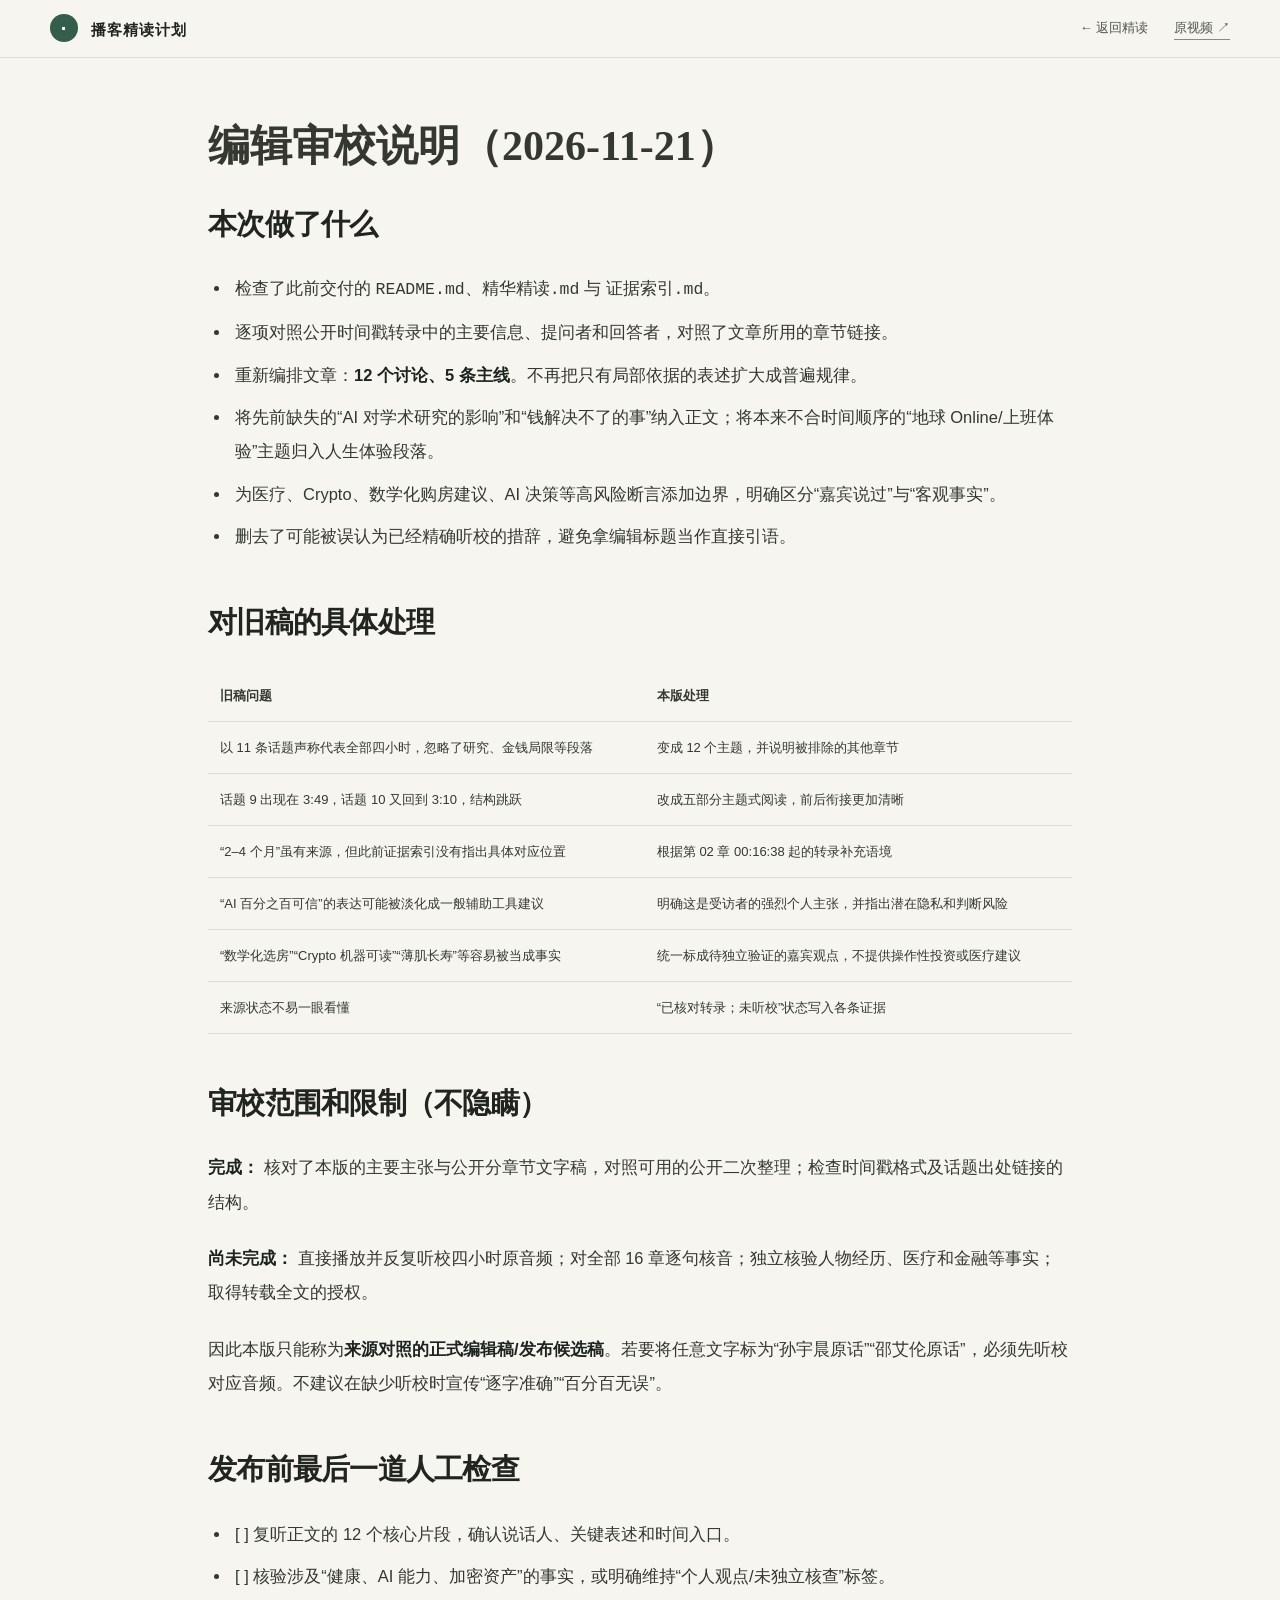
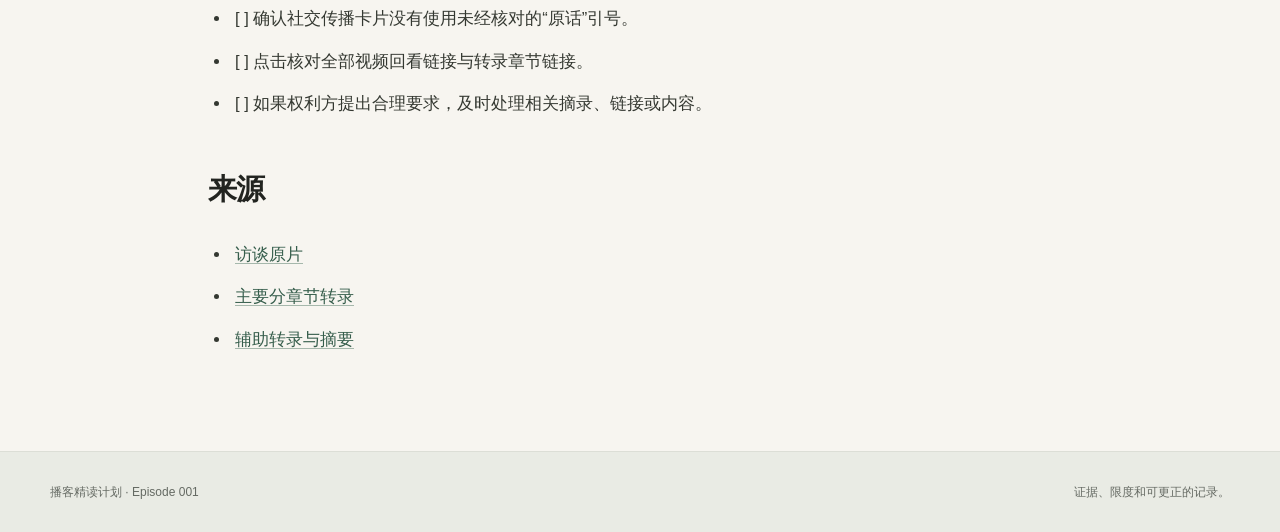
<file: review.html>
<!doctype html>
<html lang="zh-CN"><head><meta charset="utf-8"><meta name="viewport" content="width=device-width,initial-scale=1"><title>审校说明 · 播客精读计划</title><link rel="stylesheet" href="./assets/style.css"></head>
<body><!-- source-sha256:c9557537f5110b6b56c8de0143da7014f92d2ef4cab4bb02536a5a123acd54a0 --><header class="topbar"><div class="topbar-inner"><a class="brand" href="./index.html"><span class="brandmark">·</span> 播客精读计划</a><nav class="topnav"><a href="./index.html">← 返回精读</a><a class="toplink" href="https://www.youtube.com/watch?v=0Z-vhBvBmUY" target="_blank" rel="noopener noreferrer">原视频 ↗</a></nav></div></header>
<main class="appendix prose"><h1>编辑审校说明（2026-11-21）</h1>
<h2>本次做了什么</h2>
<ul>
<li>检查了此前交付的 <code>README.md</code>、<code>精华精读.md</code> 与 <code>证据索引.md</code>。</li>
<li>逐项对照公开时间戳转录中的主要信息、提问者和回答者，对照了文章所用的章节链接。</li>
<li>重新编排文章：<strong>12 个讨论、5 条主线</strong>。不再把只有局部依据的表述扩大成普遍规律。</li>
<li>将先前缺失的“AI 对学术研究的影响”和“钱解决不了的事”纳入正文；将本来不合时间顺序的“地球 Online/上班体验”主题归入人生体验段落。</li>
<li>为医疗、Crypto、数学化购房建议、AI 决策等高风险断言添加边界，明确区分“嘉宾说过”与“客观事实”。</li>
<li>删去了可能被误认为已经精确听校的措辞，避免拿编辑标题当作直接引语。</li>
</ul>
<h2>对旧稿的具体处理</h2>
<div class="table-scroll" role="region" aria-label="可横向滚动的表格" tabindex="0"><table>
<thead>
<tr>
  <th>旧稿问题</th>
  <th>本版处理</th>
</tr>
</thead>
<tbody>
<tr>
  <td>以 11 条话题声称代表全部四小时，忽略了研究、金钱局限等段落</td>
  <td>变成 12 个主题，并说明被排除的其他章节</td>
</tr>
<tr>
  <td>话题 9 出现在 3:49，话题 10 又回到 3:10，结构跳跃</td>
  <td>改成五部分主题式阅读，前后衔接更加清晰</td>
</tr>
<tr>
  <td>“2–4 个月”虽有来源，但此前证据索引没有指出具体对应位置</td>
  <td>根据第 02 章 00:16:38 起的转录补充语境</td>
</tr>
<tr>
  <td>“AI 百分之百可信”的表达可能被淡化成一般辅助工具建议</td>
  <td>明确这是受访者的强烈个人主张，并指出潜在隐私和判断风险</td>
</tr>
<tr>
  <td>“数学化选房”“Crypto 机器可读”“薄肌长寿”等容易被当成事实</td>
  <td>统一标成待独立验证的嘉宾观点，不提供操作性投资或医疗建议</td>
</tr>
<tr>
  <td>来源状态不易一眼看懂</td>
  <td>“已核对转录；未听校”状态写入各条证据</td>
</tr>
</tbody>
</table></div>
<h2>审校范围和限制（不隐瞒）</h2>
<p><strong>完成：</strong> 核对了本版的主要主张与公开分章节文字稿，对照可用的公开二次整理；检查时间戳格式及话题出处链接的结构。</p>
<p><strong>尚未完成：</strong> 直接播放并反复听校四小时原音频；对全部 16 章逐句核音；独立核验人物经历、医疗和金融等事实；取得转载全文的授权。</p>
<p>因此本版只能称为<strong>来源对照的正式编辑稿/发布候选稿</strong>。若要将任意文字标为“孙宇晨原话”“邵艾伦原话”，必须先听校对应音频。不建议在缺少听校时宣传“逐字准确”“百分百无误”。</p>
<h2>发布前最后一道人工检查</h2>
<ul>
<li>[ ] 复听正文的 12 个核心片段，确认说话人、关键表述和时间入口。</li>
<li>[ ] 核验涉及“健康、AI 能力、加密资产”的事实，或明确维持“个人观点/未独立核查”标签。</li>
<li>[ ] 确认社交传播卡片没有使用未经核对的“原话”引号。</li>
<li>[ ] 点击核对全部视频回看链接与转录章节链接。</li>
<li>[ ] 如果权利方提出合理要求，及时处理相关摘录、链接或内容。</li>
</ul>
<h2>来源</h2>
<ul>
<li><a href="https://www.youtube.com/watch?v=0Z-vhBvBmUY">访谈原片</a></li>
<li><a href="https://github.com/LeoLee0812/sunyuchen-alan-interview">主要分章节转录</a></li>
<li><a href="https://github.com/AayuBal/shaoailun-sunyuchen-podcast">辅助转录与摘要</a></li>
</ul>
</main><footer><span>播客精读计划 · Episode 001</span><span>证据、限度和可更正的记录。</span></footer></body></html>
</file>
<file: assets/style.css>
:root{--bg:#f7f5f0;--paper:#fffefa;--ink:#222420;--muted:#686d64;--line:#dcded6;--accent:#355d4b;--soft:#e7ebe3;--serif:"Noto Serif CJK SC","Source Han Serif SC","Songti SC",SimSun,serif;--sans:-apple-system,BlinkMacSystemFont,"Segoe UI","PingFang SC","Microsoft Yahei",sans-serif}
*{box-sizing:border-box}html{scroll-behavior:smooth}body{margin:0;background:var(--bg);color:var(--ink);font-family:var(--sans);font-size:16px;line-height:1.75;-webkit-font-smoothing:antialiased}a{color:inherit}a:focus-visible{outline:3px solid #729c89;outline-offset:4px;border-radius:3px}::selection{background:#bed0bf}.skip{position:absolute;left:-9999px;top:0;background:#fff;padding:8px}.skip:focus{left:12px;z-index:20}.topbar{border-bottom:1px solid var(--line);background:rgba(247,245,240,.97)}.topbar-inner{max-width:1240px;margin:auto;padding:14px 30px;display:flex;justify-content:space-between;align-items:center}.brand{font-weight:750;font-size:15px;letter-spacing:.07em;text-decoration:none}.brandmark{display:inline-flex;align-items:center;justify-content:center;width:28px;height:28px;color:white;background:var(--accent);border-radius:50%;font-size:20px;margin-right:8px}.topnav{display:flex;align-items:center;gap:26px;font-size:13px}.topnav a{text-decoration:none;color:#50554d}.topnav a:hover{color:var(--accent)}.toplink{border-bottom:1px solid #888}.hero{max-width:1240px;margin:0 auto;display:grid;grid-template-columns:minmax(0,1.75fr) minmax(250px,.75fr);gap:64px;padding:98px 30px 76px;align-items:end}.eyebrow{color:var(--accent);font-size:11px;font-weight:750;letter-spacing:.19em;margin:0 0 25px}.hero h1{font-family:var(--serif);font-size:clamp(35px,4.3vw,62px);font-weight:650;letter-spacing:-.045em;line-height:1.3;margin:0 0 28px}.hero h1 em{font-style:normal;color:var(--accent)}.hero .intro{font-size:17px;color:#4f574d;max-width:650px;line-height:1.95}.meta{display:flex;gap:18px;flex-wrap:wrap;color:var(--muted);font-size:12px;margin:26px 0}.meta span:before{content:"●";color:#9eaa9c;font-size:6px;margin-right:8px;vertical-align:middle}.hero-actions{display:flex;gap:12px;align-items:center;margin-top:30px}.hero-actions a{padding:11px 19px;border:1px solid var(--accent);font-size:13px;font-weight:650;text-decoration:none;border-radius:4px}.hero-actions .primary{background:var(--accent);color:white}.hero-actions .secondary{color:var(--accent)}.hero-actions a:hover{transform:translateY(-1px)}.hero-note{background:var(--paper);border:1px solid var(--line);padding:30px}.note-kicker{font-weight:700;font-size:13px;color:var(--muted);letter-spacing:.12em;margin:0 0 17px}.hero-note a{display:flex;gap:16px;padding:14px 0;border-bottom:1px solid var(--line);font-size:14px;text-decoration:none;line-height:1.7}.hero-note a:hover{color:var(--accent)}.hero-note time{white-space:nowrap;color:var(--accent);font-weight:700;font-size:12px}.note-foot{color:var(--muted);font-size:12px;line-height:1.65;margin-top:16px}.disclosure{max-width:1180px;margin:0 auto 76px;padding:19px 24px;border-left:3px solid var(--accent);background:var(--soft);color:#4c574f;font-size:13px}.reading-layout{max-width:1180px;padding:0 22px;margin:auto;display:grid;grid-template-columns:260px minmax(0,1fr);gap:75px;align-items:start}.sidebar .sticky{position:sticky;top:30px}.sidebar-title{font-size:11px;color:var(--muted);font-weight:750;letter-spacing:.11em;margin-bottom:24px}.sidebar a{display:flex;gap:14px;text-decoration:none;padding:12px 0;color:#5f655e;border-bottom:1px solid var(--line);font-size:13px;line-height:1.55}.sidebar a:hover{color:var(--accent)}.sidebar a span{font-family:var(--serif);font-size:12px;color:var(--accent)}.sidebar-extra{margin-top:18px}.prose{max-width:760px;min-width:0;font-size:16.5px;line-height:2.08;color:#343831}.prose>p{margin:0 0 22px}.prose h2{font-family:var(--serif);font-size:29px;font-weight:700;color:var(--ink);line-height:1.5;letter-spacing:-.025em;margin:80px 0 25px;scroll-margin-top:18px}.prose h2:first-of-type{margin-top:8px}.prose h3{font-family:var(--serif);font-size:23px;font-weight:700;line-height:1.6;letter-spacing:-.012em;margin:55px 0 20px;scroll-margin-top:26px}.prose strong{color:#1d2420}.prose a{color:var(--accent);text-decoration:none;border-bottom:1px solid #a6b8ac;overflow-wrap:anywhere}.prose a:hover{border-bottom-color:var(--accent)}.prose ul,.prose ol{padding-left:23px}.prose li{padding-left:4px;margin:8px 0}.prose blockquote{background:var(--soft);border-left:3px solid #829a89;padding:18px 24px;margin:26px 0 36px;font-size:15px}.prose blockquote p{margin:8px 0}.prose hr{border:0;border-top:1px solid var(--line);margin:65px 0}.prose table{border-collapse:collapse;max-width:100%;display:block;overflow-x:auto}.prose th,.prose td{border-bottom:1px solid var(--line);text-align:left;padding:12px}.sources{margin:110px auto 0;max-width:1180px;padding:65px 22px 75px;border-top:1px solid var(--line)}.sources h2{font-family:var(--serif);font-size:36px;margin:0}.sources>p:not(.eyebrow){color:var(--muted);max-width:700px}.source-grid{display:grid;grid-template-columns:repeat(3,minmax(0,1fr));gap:13px;margin-top:28px}.source-grid a{background:var(--paper);border:1px solid var(--line);display:flex;flex-direction:column;gap:12px;padding:24px;text-decoration:none}.source-grid a:hover{border-color:var(--accent)}.source-grid a span{font-size:11px;color:var(--muted)}.source-grid a strong{font-family:var(--serif);font-size:17px}footer{background:#e9ebe4;border-top:1px solid var(--line);display:flex;justify-content:space-between;gap:24px;padding:30px max(24px,calc((100vw - 1180px)/2));color:#656a63;font-size:12px}
@media(max-width:850px){.hero{gap:30px;grid-template-columns:1fr;padding-top:65px}.hero-note{max-width:none}.reading-layout{grid-template-columns:1fr;padding:0 24px}.sidebar{display:none}.disclosure{margin-left:24px;margin-right:24px}.prose{margin:auto}.source-grid{grid-template-columns:1fr}.sources{margin-top:70px}.topnav{gap:13px}.topbar-inner{padding:12px 20px}}
@media(max-width:520px){body{font-size:15px}.hero{padding:54px 22px 40px}.hero h1{font-size:36px}.hero .intro{font-size:15px}.hero-note{padding:22px}.hero-actions{flex-wrap:wrap}.hero-actions a{font-size:12px;padding:10px 14px}.topnav a:first-child{display:none}.topnav{gap:10px}.brand{font-size:13px}.disclosure{font-size:12px;line-height:1.8;margin-bottom:45px}.reading-layout{padding:0 21px}.prose{font-size:15.3px;line-height:2}.prose h2{font-size:24px;margin-top:63px}.prose h3{font-size:20px;margin-top:45px}.sources{padding:45px 22px}.sources h2{font-size:28px}footer{padding:24px;flex-direction:column;gap:8px}.eyebrow{font-size:10px}}
@media(prefers-reduced-motion:reduce){html{scroll-behavior:auto}.hero-actions a:hover{transform:none}}

.appendix{max-width:920px;margin:60px auto 95px;padding:0 28px}.appendix h1{font-family:var(--serif);font-size:42px;line-height:1.35}.appendix h2{margin-top:48px}.appendix table{font-size:13px;width:100%}
@media(max-width:520px){
  .appendix{padding:0 18px;margin:35px auto 60px}.appendix h1{font-size:30px}
  .appendix table{font-size:12px}
  .appendix th,.appendix td{min-width:92px;white-space:normal}
}

.prose .table-scroll{max-width:100%;overflow-x:auto;overscroll-behavior-x:contain;margin:20px 0}
.prose .table-scroll table{display:table;width:max-content;min-width:100%;max-width:none;overflow:visible}
.table-scroll:focus-visible{outline:3px solid #729c89;outline-offset:3px}

@media(max-width:850px){
  .sidebar{display:block;min-width:0}
  .sidebar .sticky{position:static}
  .sidebar-title{margin:0 0 8px}
  .chapter-nav{display:flex;gap:0;max-width:100%;overflow-x:auto;overscroll-behavior-x:contain;border-bottom:1px solid var(--line);scrollbar-color:#9eaa9c transparent}
  .chapter-nav a{flex:0 0 auto;padding:10px 12px;white-space:nowrap}
  .sidebar-extra{margin:8px 0 16px}
}
</file>
